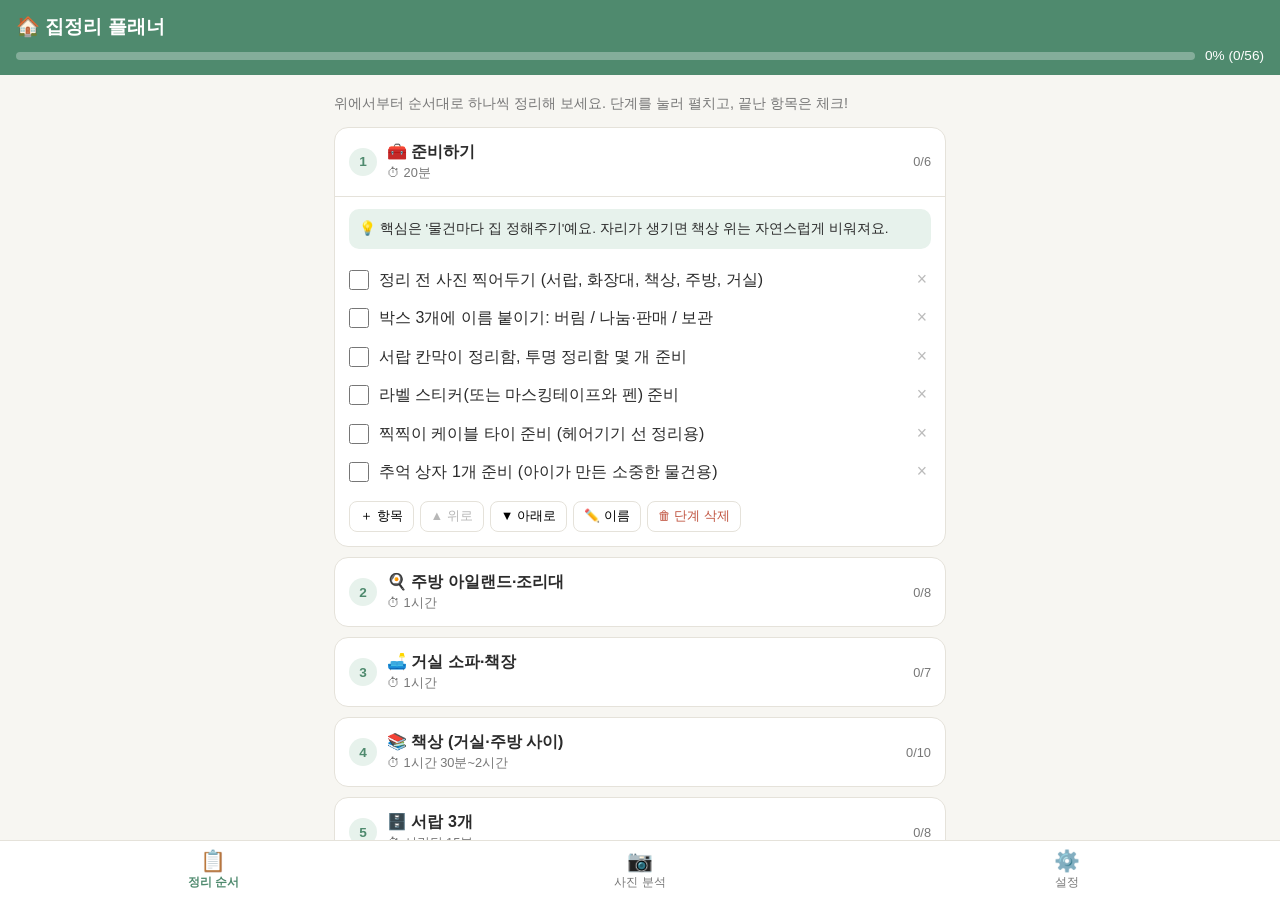
<file: index.html>
<!DOCTYPE html>
<html lang="ko">
<head>
  <meta charset="UTF-8" />
  <meta http-equiv="refresh" content="0; url=app/" />
  <title>집정리 플래너</title>
</head>
<body>
  <p><a href="app/">집정리 플래너 열기</a></p>
</body>
</html>
</file>
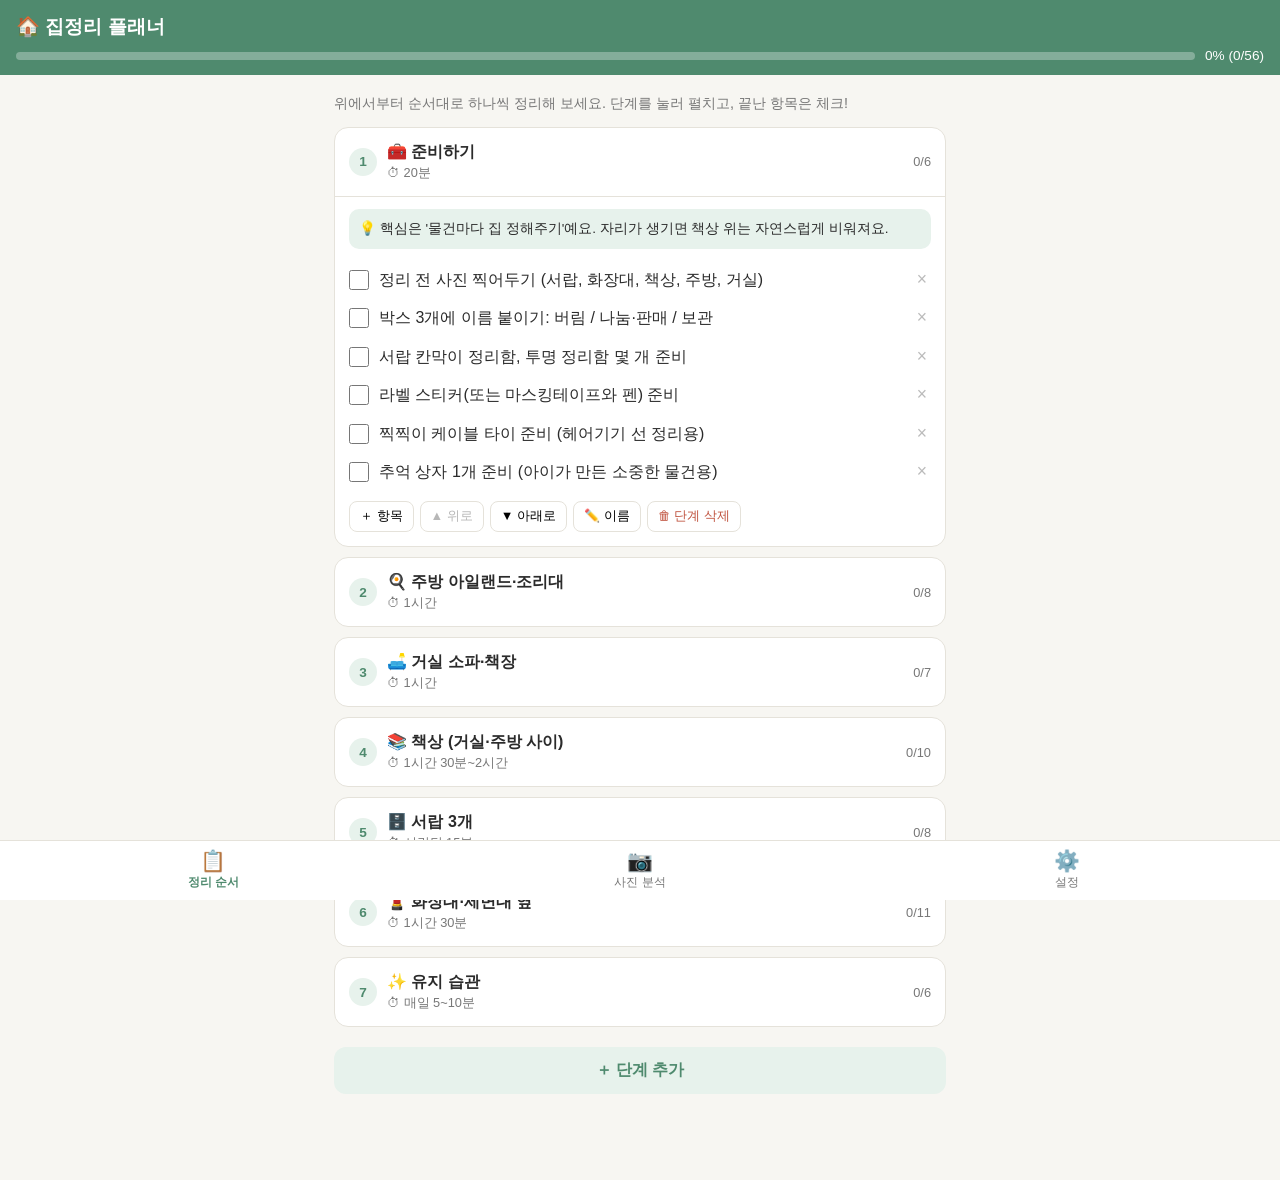
<file: app/index.html>
<!DOCTYPE html>
<html lang="ko">
<head>
  <meta charset="UTF-8" />
  <meta name="viewport" content="width=device-width, initial-scale=1, viewport-fit=cover" />
  <meta name="theme-color" content="#4f8a6e" />
  <title>집정리 플래너</title>
  <link rel="manifest" href="manifest.json" />
  <link rel="icon" href="icon.svg" type="image/svg+xml" />
  <link rel="apple-touch-icon" href="icon.svg" />
  <link rel="stylesheet" href="style.css" />
</head>
<body>
  <header class="top">
    <h1>🏠 집정리 플래너</h1>
    <div class="progress">
      <div class="bar"><div id="progress-fill"></div></div>
      <span id="progress-text">0%</span>
    </div>
  </header>

  <main>
    <!-- 정리 순서 -->
    <section id="tab-plan" class="tab active">
      <p class="hint">위에서부터 순서대로 하나씩 정리해 보세요. 단계를 눌러 펼치고, 끝난 항목은 체크!</p>
      <ol id="plan-list" class="plan-list"></ol>
      <button id="add-step" class="btn secondary wide">＋ 단계 추가</button>
    </section>

    <!-- 사진 분석 -->
    <section id="tab-photo" class="tab">
      <div class="card">
        <h2>📷 사진으로 정리 방법 받기</h2>
        <p class="hint">정리하고 싶은 공간을 찍어 올리면 어떻게 정리하면 좋을지 알려드려요.</p>
        <label class="upload" for="photo-input">
          <img id="photo-preview" alt="" hidden />
          <span id="upload-label">사진 찍기 / 고르기</span>
        </label>
        <input id="photo-input" type="file" accept="image/*" capture="environment" hidden />
        <input id="photo-note" type="text" placeholder="(선택) 고민 적기 — 예: 아이 장난감이 너무 많아요" />
        <button id="analyze-btn" class="btn wide" disabled>정리 방법 알려줘</button>
        <p id="photo-status" class="status" hidden></p>
      </div>
      <div id="result"></div>
      <h3 class="section-title">지난 분석 기록</h3>
      <div id="history" class="history"></div>
    </section>

    <!-- 설정 -->
    <section id="tab-settings" class="tab">
      <div class="card">
        <h2>🔑 Claude API 키</h2>
        <p class="hint">사진 분석에 필요해요. <a href="https://console.anthropic.com/settings/keys" target="_blank" rel="noopener">console.anthropic.com</a>에서 발급받을 수 있어요. 키는 이 기기에만 저장됩니다.</p>
        <input id="api-key" type="password" placeholder="sk-ant-..." autocomplete="off" />
        <label class="field-label" for="model">모델</label>
        <select id="model">
          <option value="claude-opus-5-5">Claude Opus 5.5 (가장 정확함)</option>
          <option value="claude-sonnet-5-5">Claude Sonnet 5.5 (더 저렴함)</option>
          <option value="claude-haiku-5-5">Claude Haiku 5.5 (가장 빠르고 저렴함)</option>
        </select>
        <button id="save-settings" class="btn wide">저장</button>
        <p id="settings-status" class="status" hidden></p>
      </div>
      <div class="card">
        <h2>🗂️ 데이터</h2>
        <button id="export-data" class="btn secondary wide">내 계획 내보내기 (JSON)</button>
        <button id="reset-plan" class="btn danger wide">정리 순서 기본값으로 되돌리기</button>
      </div>
    </section>
  </main>

  <nav class="tabs">
    <button data-tab="plan" class="active">📋<span>정리 순서</span></button>
    <button data-tab="photo">📷<span>사진 분석</span></button>
    <button data-tab="settings">⚙️<span>설정</span></button>
  </nav>

  <script type="module" src="app.js"></script>
</body>
</html>
</file>
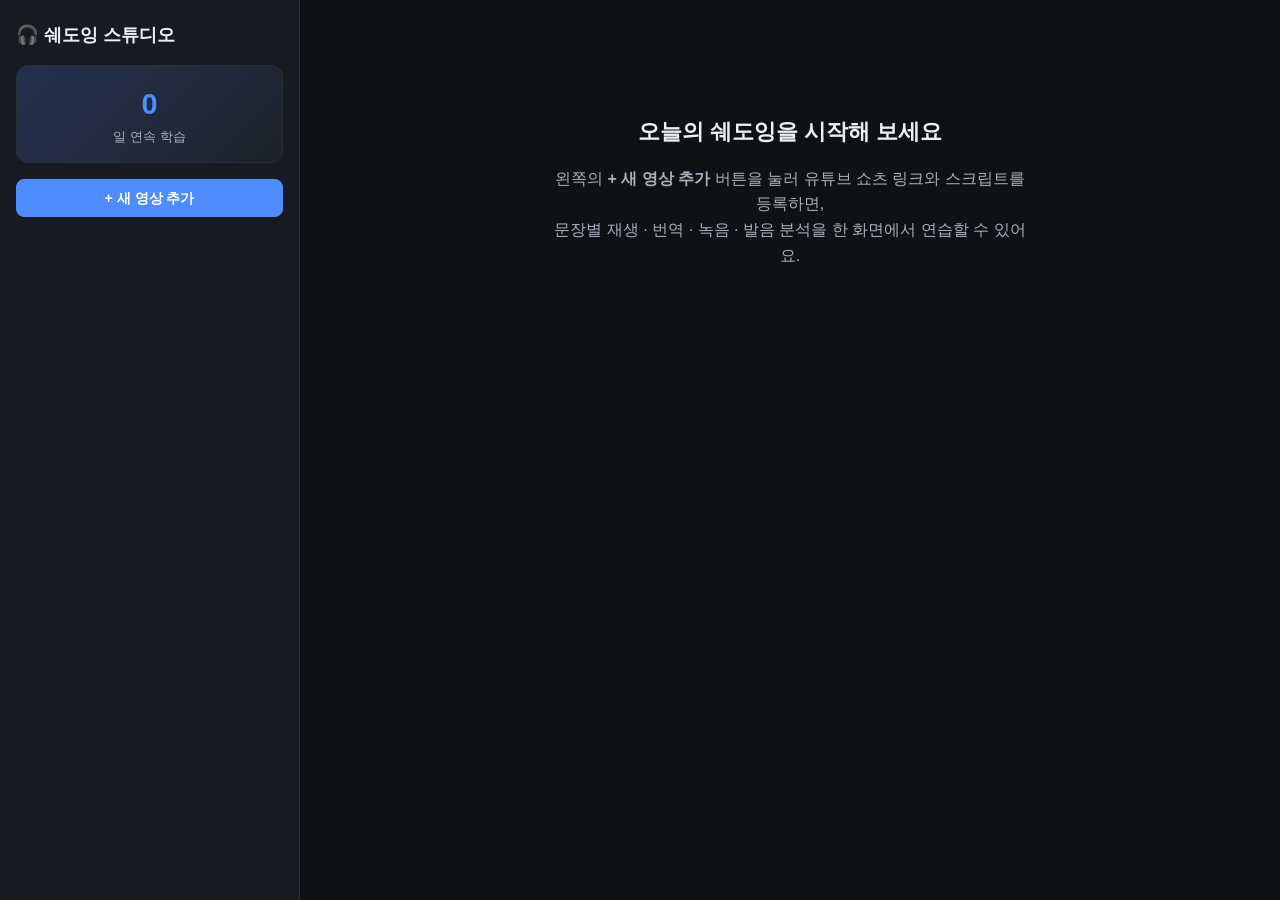
<file: shadowing-app/index.html>
<!DOCTYPE html>
<html lang="ko">
<head>
<meta charset="UTF-8" />
<meta name="viewport" content="width=device-width, initial-scale=1" />
<title>쉐도잉 스튜디오</title>
<link rel="stylesheet" href="style.css" />
</head>
<body>
  <div class="app" id="app">
    <aside class="sidebar">
      <div class="brand">🎧 쉐도잉 스튜디오</div>

      <div class="streak-box" id="streakBox">
        <div class="streak-num" id="streakNum">0</div>
        <div class="streak-label">일 연속 학습</div>
      </div>

      <button class="btn btn-primary btn-block" id="addLessonBtn">+ 새 영상 추가</button>

      <div class="lesson-list" id="lessonList"></div>
    </aside>

    <main class="main">
      <div id="emptyState" class="empty-state">
        <h1>오늘의 쉐도잉을 시작해 보세요</h1>
        <p>왼쪽의 <b>+ 새 영상 추가</b> 버튼을 눌러 유튜브 쇼츠 링크와 스크립트를 등록하면,<br/>
        문장별 재생 · 번역 · 녹음 · 발음 분석을 한 화면에서 연습할 수 있어요.</p>
      </div>

      <div id="lessonView" class="lesson-view hidden">
        <header class="lesson-header">
          <div>
            <h1 id="lessonTitle">-</h1>
            <div class="lesson-meta" id="lessonMeta"></div>
          </div>
          <div class="lesson-actions">
            <button class="btn btn-ghost" id="editLessonBtn">수정</button>
            <button class="btn btn-ghost danger" id="deleteLessonBtn">삭제</button>
          </div>
        </header>

        <div class="player-row">
          <div class="player-wrap">
            <div id="ytPlayer"></div>
          </div>
          <div class="player-tools">
            <div class="tool-group">
              <label>재생 속도</label>
              <div class="rate-buttons" id="rateButtons">
                <button data-rate="0.5">0.5x</button>
                <button data-rate="0.75">0.75x</button>
                <button data-rate="1" class="active">1x</button>
              </div>
            </div>
            <div class="tool-group">
              <button class="btn btn-secondary btn-block" id="calibrateToggle">⏱ 구간 설정 모드</button>
            </div>
            <div class="tool-group calibrate-panel hidden" id="calibratePanel">
              <p class="hint">영상을 재생하면서, 각 문장이 <b>시작되는 순간</b> 아래 버튼을 누르거나 스페이스바를 누르세요.</p>
              <div class="calibrate-current" id="calibrateCurrent">문장 1 대기 중</div>
              <button class="btn btn-primary btn-block" id="calibratePlayBtn">▶ 재생하고 탭 시작</button>
              <button class="btn btn-block" id="calibrateMarkBtn" disabled>다음 문장 시작 (Space)</button>
              <button class="btn btn-ghost btn-block" id="calibrateResetBtn">전체 초기화</button>
            </div>
          </div>
        </div>

        <div class="content-grid">
          <section class="sentence-panel">
            <div class="panel-head">
              <h2>스크립트</h2>
              <label class="toggle"><input type="checkbox" id="showTranslation" checked/> 번역 보기</label>
            </div>
            <div id="sentenceList" class="sentence-list"></div>
          </section>

          <section class="vocab-panel">
            <h2>주요 단어</h2>
            <div id="vocabList" class="vocab-list"></div>
          </section>
        </div>
      </div>
    </main>
  </div>

  <!-- 영상 추가/수정 모달 -->
  <div class="modal-backdrop hidden" id="lessonModalBackdrop">
    <div class="modal">
      <h2 id="modalTitle">새 영상 추가</h2>
      <label>유튜브 링크 또는 영상 ID</label>
      <input type="text" id="inputUrl" placeholder="https://www.youtube.com/shorts/XXXXXXXXXXX" />

      <label>제목</label>
      <input type="text" id="inputTitle" placeholder="예: 카페에서 주문하기" />

      <label>레벨 (선택)</label>
      <input type="text" id="inputLevel" placeholder="예: 초급 / 중급" />

      <label>스크립트 (한 줄에 문장 하나. "영어 | 한국어 번역" 형식 권장)</label>
      <textarea id="inputScript" rows="8" placeholder="Hi, can I get a large iced americano? | 안녕하세요, 아이스 아메리카노 큰 사이즈 하나 주시겠어요?
Sure, anything else for you today? | 네, 오늘 다른 건 필요 없으세요?"></textarea>

      <label>주요 단어 (선택, "단어 - 뜻" 형식)</label>
      <textarea id="inputVocab" rows="4" placeholder="americano - 아메리카노
anything else - 그 밖에 다른 것"></textarea>

      <div class="modal-actions">
        <button class="btn btn-ghost" id="modalCancel">취소</button>
        <button class="btn btn-primary" id="modalSave">저장</button>
      </div>
    </div>
  </div>

  <script src="https://www.youtube.com/iframe_api"></script>
  <script src="app.js"></script>
</body>
</html>
</file>
<file: app/style.css>
:root {
  --green: #4f8a6e;
  --green-light: #e7f2ec;
  --bg: #f7f6f2;
  --card: #ffffff;
  --text: #2b2b2b;
  --muted: #777;
  --line: #e5e2da;
  --danger: #c0533f;
}

* { box-sizing: border-box; }

body {
  margin: 0;
  font-family: -apple-system, BlinkMacSystemFont, "Apple SD Gothic Neo", "Noto Sans KR", sans-serif;
  background: var(--bg);
  color: var(--text);
  padding-bottom: calc(72px + env(safe-area-inset-bottom));
}

.top {
  position: sticky; top: 0; z-index: 5;
  background: var(--green); color: #fff;
  padding: 14px 16px 12px;
}
.top h1 { margin: 0 0 8px; font-size: 1.2rem; }
.progress { display: flex; align-items: center; gap: 10px; font-size: .85rem; }
.bar { flex: 1; height: 8px; background: rgba(255,255,255,.3); border-radius: 4px; overflow: hidden; }
#progress-fill { height: 100%; width: 0; background: #fff; transition: width .3s; }

main { max-width: 640px; margin: 0 auto; padding: 14px; }
.tab { display: none; }
.tab.active { display: block; }

.hint { color: var(--muted); font-size: .9rem; margin: 4px 0 12px; line-height: 1.5; }
.section-title { margin: 22px 4px 10px; font-size: 1rem; }

.card {
  background: var(--card); border: 1px solid var(--line); border-radius: 14px;
  padding: 16px; margin-bottom: 14px;
}
.card h2 { margin: 0 0 4px; font-size: 1.05rem; }
.card h3 { margin: 16px 0 6px; font-size: .95rem; }
.card ul, .card ol { margin: 0; padding-left: 20px; line-height: 1.6; }

/* 정리 순서 */
.plan-list { list-style: none; margin: 0; padding: 0; }
.step {
  background: var(--card); border: 1px solid var(--line); border-radius: 14px;
  margin-bottom: 10px; overflow: hidden;
}
.step.done { opacity: .65; }
.step-head {
  display: flex; align-items: center; gap: 10px; padding: 14px; cursor: pointer;
  user-select: none;
}
.step-num {
  flex: none; width: 28px; height: 28px; border-radius: 50%;
  background: var(--green-light); color: var(--green); font-weight: 700;
  display: grid; place-items: center; font-size: .85rem;
}
.step.done .step-num { background: var(--green); color: #fff; }
.step-title { flex: 1; font-weight: 600; }
.step-title small { display: block; font-weight: 400; color: var(--muted); font-size: .8rem; margin-top: 2px; }
.step-count { font-size: .8rem; color: var(--muted); }
.step-body { display: none; padding: 0 14px 14px; border-top: 1px solid var(--line); }
.step.open .step-body { display: block; }
.step-tip { background: var(--green-light); border-radius: 10px; padding: 10px; font-size: .85rem; margin: 12px 0; line-height: 1.5; }
.item { display: flex; align-items: flex-start; gap: 10px; padding: 8px 0; }
.item input { width: 20px; height: 20px; margin: 1px 0 0; accent-color: var(--green); flex: none; }
.item span { flex: 1; line-height: 1.4; }
.item.checked span { text-decoration: line-through; color: var(--muted); }
.item .del { background: none; border: none; color: #bbb; font-size: 1.1rem; cursor: pointer; padding: 0 4px; }
.step-actions { display: flex; flex-wrap: wrap; gap: 6px; margin-top: 10px; }
.step-actions button {
  border: 1px solid var(--line); background: #fff; border-radius: 8px;
  padding: 6px 10px; font-size: .8rem; cursor: pointer;
}
.step-actions .danger-text { color: var(--danger); }

/* 버튼·입력 */
.btn {
  background: var(--green); color: #fff; border: none; border-radius: 12px;
  padding: 13px 16px; font-size: 1rem; font-weight: 600; cursor: pointer;
}
.btn:disabled { background: #b9c9c0; cursor: not-allowed; }
.btn.secondary { background: var(--green-light); color: var(--green); }
.btn.danger { background: #fbeae6; color: var(--danger); }
.btn.wide { width: 100%; margin-top: 10px; }
input[type="text"], input[type="password"], select {
  width: 100%; padding: 12px; border: 1px solid var(--line); border-radius: 10px;
  font-size: 1rem; margin-top: 10px; background: #fff;
}
.field-label { display: block; margin-top: 12px; font-size: .85rem; color: var(--muted); }
.status { font-size: .9rem; margin: 10px 0 0; }
.status.error { color: var(--danger); }

/* 사진 */
.upload {
  display: grid; place-items: center; min-height: 160px; margin-top: 8px;
  border: 2px dashed var(--line); border-radius: 12px; cursor: pointer;
  color: var(--green); font-weight: 600; overflow: hidden; background: #fbfbf9;
}
.upload img { width: 100%; max-height: 320px; object-fit: cover; display: block; }
#result { scroll-margin-top: 90px; }
.result .tag { display: inline-block; background: var(--green-light); color: var(--green); border-radius: 20px; padding: 3px 10px; font-size: .8rem; font-weight: 600; margin-right: 6px; }
.history { display: grid; gap: 10px; }
.history-item { display: flex; gap: 10px; align-items: center; background: #fff; border: 1px solid var(--line); border-radius: 12px; padding: 8px; cursor: pointer; }
.history-item img { width: 56px; height: 56px; object-fit: cover; border-radius: 8px; }
.history-item div { flex: 1; font-size: .85rem; }
.history-item b { display: block; font-size: .95rem; }
.empty { color: var(--muted); font-size: .9rem; text-align: center; padding: 10px; }
.spinner { display: inline-block; width: 14px; height: 14px; border: 2px solid var(--green-light); border-top-color: var(--green); border-radius: 50%; animation: spin 1s linear infinite; vertical-align: -2px; margin-right: 6px; }
@keyframes spin { to { transform: rotate(360deg); } }

/* 하단 탭 */
.tabs {
  position: fixed; bottom: 0; left: 0; right: 0; z-index: 5;
  display: flex; background: #fff; border-top: 1px solid var(--line);
  padding-bottom: env(safe-area-inset-bottom);
}
.tabs button {
  flex: 1; background: none; border: none; padding: 8px 0 10px; font-size: 1.3rem;
  color: var(--muted); cursor: pointer; display: flex; flex-direction: column; align-items: center; gap: 2px;
}
.tabs button span { font-size: .72rem; }
.tabs button.active { color: var(--green); font-weight: 700; }
</file>
<file: shadowing-app/style.css>
:root {
  --bg: #0f1115;
  --panel: #171a21;
  --panel-2: #1e222b;
  --line: #2a2f3a;
  --ink: #eef0f4;
  --ink-soft: #a8afbd;
  --muted: #6b7280;
  --accent: #4f8cff;
  --accent-soft: #24314f;
  --good: #35c37c;
  --bad: #e0577a;
  --warn: #e0a640;
  --radius: 12px;
}

* { box-sizing: border-box; }
html, body { height: 100%; }
body {
  margin: 0;
  background: var(--bg);
  color: var(--ink);
  font-family: -apple-system, "Apple SD Gothic Neo", "Malgun Gothic", "Segoe UI", sans-serif;
  line-height: 1.6;
}

.hidden { display: none !important; }

.app {
  display: grid;
  grid-template-columns: 300px 1fr;
  min-height: 100vh;
}

/* Sidebar */
.sidebar {
  background: var(--panel);
  border-right: 1px solid var(--line);
  padding: 1.25rem 1rem;
  display: flex;
  flex-direction: column;
  gap: 1rem;
}
.brand { font-size: 1.15rem; font-weight: 700; }
.streak-box {
  background: linear-gradient(135deg, var(--accent-soft), var(--panel-2));
  border: 1px solid var(--line);
  border-radius: var(--radius);
  padding: 0.9rem;
  text-align: center;
}
.streak-num { font-size: 1.8rem; font-weight: 800; color: var(--accent); }
.streak-label { font-size: 0.8rem; color: var(--ink-soft); }

.lesson-list { flex: 1; overflow-y: auto; display: flex; flex-direction: column; gap: 0.5rem; }
.lesson-item {
  background: var(--panel-2);
  border: 1px solid var(--line);
  border-radius: var(--radius);
  padding: 0.7rem 0.8rem;
  cursor: pointer;
  transition: border-color .15s;
}
.lesson-item:hover { border-color: var(--accent); }
.lesson-item.active { border-color: var(--accent); background: var(--accent-soft); }
.lesson-item .t { font-weight: 600; font-size: 0.92rem; }
.lesson-item .m { font-size: 0.75rem; color: var(--muted); margin-top: 0.2rem; }
.lesson-item .progress-bar { height: 4px; background: var(--line); border-radius: 2px; margin-top: 0.5rem; overflow: hidden; }
.lesson-item .progress-bar > span { display: block; height: 100%; background: var(--good); }

/* Buttons */
.btn {
  border: 1px solid var(--line);
  background: var(--panel-2);
  color: var(--ink);
  padding: 0.55rem 0.9rem;
  border-radius: 8px;
  cursor: pointer;
  font-size: 0.88rem;
  font-weight: 600;
}
.btn:hover { border-color: var(--accent); }
.btn:disabled { opacity: 0.45; cursor: not-allowed; }
.btn-block { width: 100%; }
.btn-primary { background: var(--accent); border-color: var(--accent); color: #fff; }
.btn-secondary { background: var(--panel-2); }
.btn-ghost { background: transparent; }
.btn-ghost.danger { color: var(--bad); border-color: var(--bad); }
.btn-sm { padding: 0.3rem 0.6rem; font-size: 0.78rem; }

/* Main */
.main { padding: 1.5rem 2rem; overflow-y: auto; }
.empty-state { max-width: 480px; margin: 10vh auto; text-align: center; color: var(--ink-soft); }
.empty-state h1 { color: var(--ink); font-size: 1.4rem; }

.lesson-header { display: flex; justify-content: space-between; align-items: flex-start; margin-bottom: 1rem; }
.lesson-header h1 { margin: 0 0 0.2rem; font-size: 1.3rem; }
.lesson-meta { color: var(--muted); font-size: 0.85rem; }
.lesson-actions { display: flex; gap: 0.5rem; }

.player-row { display: grid; grid-template-columns: 1fr 260px; gap: 1rem; margin-bottom: 1.5rem; }
.player-wrap { position: relative; width: 100%; aspect-ratio: 16/9; background: #000; border-radius: var(--radius); overflow: hidden; }
.player-wrap #ytPlayer, .player-wrap iframe { width: 100%; height: 100%; }

.player-tools { display: flex; flex-direction: column; gap: 0.8rem; }
.tool-group { background: var(--panel); border: 1px solid var(--line); border-radius: var(--radius); padding: 0.7rem; }
.tool-group label { font-size: 0.78rem; color: var(--ink-soft); display: block; margin-bottom: 0.4rem; }
.rate-buttons { display: flex; gap: 0.4rem; }
.rate-buttons button { flex: 1; padding: 0.35rem; border-radius: 6px; border: 1px solid var(--line); background: var(--panel-2); color: var(--ink); cursor: pointer; font-size: 0.8rem; }
.rate-buttons button.active { background: var(--accent); border-color: var(--accent); color: #fff; }

.calibrate-panel { display: flex; flex-direction: column; gap: 0.5rem; }
.calibrate-panel .hint { font-size: 0.78rem; color: var(--ink-soft); margin: 0; }
.calibrate-current { font-size: 0.85rem; font-weight: 600; color: var(--accent); }

.content-grid { display: grid; grid-template-columns: 1fr 300px; gap: 1.5rem; align-items: start; }
.panel-head { display: flex; justify-content: space-between; align-items: center; }
.panel-head h2, .vocab-panel h2 { font-size: 1rem; color: var(--ink-soft); text-transform: uppercase; letter-spacing: 0.04em; }
.toggle { font-size: 0.82rem; color: var(--ink-soft); display: flex; align-items: center; gap: 0.35rem; cursor: pointer; }

.sentence-list { display: flex; flex-direction: column; gap: 0.8rem; }
.sentence-card {
  background: var(--panel);
  border: 1px solid var(--line);
  border-radius: var(--radius);
  padding: 0.9rem 1rem;
}
.sentence-card.done { border-color: var(--good); }
.sentence-top { display: flex; justify-content: space-between; align-items: flex-start; gap: 0.5rem; }
.sentence-en { font-size: 1.02rem; font-weight: 600; }
.sentence-ko { color: var(--ink-soft); font-size: 0.9rem; margin-top: 0.3rem; }
.sentence-idx { color: var(--muted); font-size: 0.75rem; margin-right: 0.4rem; }
.sentence-controls { display: flex; gap: 0.4rem; flex-wrap: wrap; margin-top: 0.7rem; }
.sentence-controls .btn { padding: 0.35rem 0.6rem; font-size: 0.78rem; }
.no-timestamp-note { color: var(--warn); font-size: 0.75rem; margin-top: 0.5rem; }

.analysis-box { margin-top: 0.7rem; background: var(--panel-2); border-radius: 8px; padding: 0.6rem 0.75rem; font-size: 0.85rem; }
.analysis-score { font-weight: 700; }
.analysis-score.good { color: var(--good); }
.analysis-score.warn { color: var(--warn); }
.analysis-score.bad { color: var(--bad); }
.diff-word { padding: 0 2px; border-radius: 3px; }
.diff-word.match { color: var(--good); }
.diff-word.missing { color: var(--bad); text-decoration: line-through; }
.diff-word.extra { color: var(--warn); }

.vocab-list { display: flex; flex-direction: column; gap: 0.6rem; }
.vocab-item { background: var(--panel); border: 1px solid var(--line); border-radius: 10px; padding: 0.6rem 0.8rem; }
.vocab-item .w { font-weight: 700; }
.vocab-item .m { color: var(--ink-soft); font-size: 0.88rem; }

/* Modal */
.modal-backdrop {
  position: fixed; inset: 0; background: rgba(0,0,0,0.55);
  display: flex; align-items: center; justify-content: center; z-index: 50; padding: 1rem;
}
.modal {
  background: var(--panel); border: 1px solid var(--line); border-radius: var(--radius);
  padding: 1.5rem; width: 100%; max-width: 560px; max-height: 90vh; overflow-y: auto;
}
.modal h2 { margin-top: 0; }
.modal label { display: block; font-size: 0.82rem; color: var(--ink-soft); margin: 0.8rem 0 0.3rem; }
.modal input, .modal textarea {
  width: 100%; background: var(--panel-2); border: 1px solid var(--line); border-radius: 8px;
  color: var(--ink); padding: 0.55rem 0.7rem; font-family: inherit; font-size: 0.9rem; resize: vertical;
}
.modal-actions { display: flex; justify-content: flex-end; gap: 0.6rem; margin-top: 1.2rem; }

@media (max-width: 860px) {
  .app { grid-template-columns: 1fr; }
  .sidebar { border-right: none; border-bottom: 1px solid var(--line); }
  .player-row { grid-template-columns: 1fr; }
  .content-grid { grid-template-columns: 1fr; }
}
</file>
